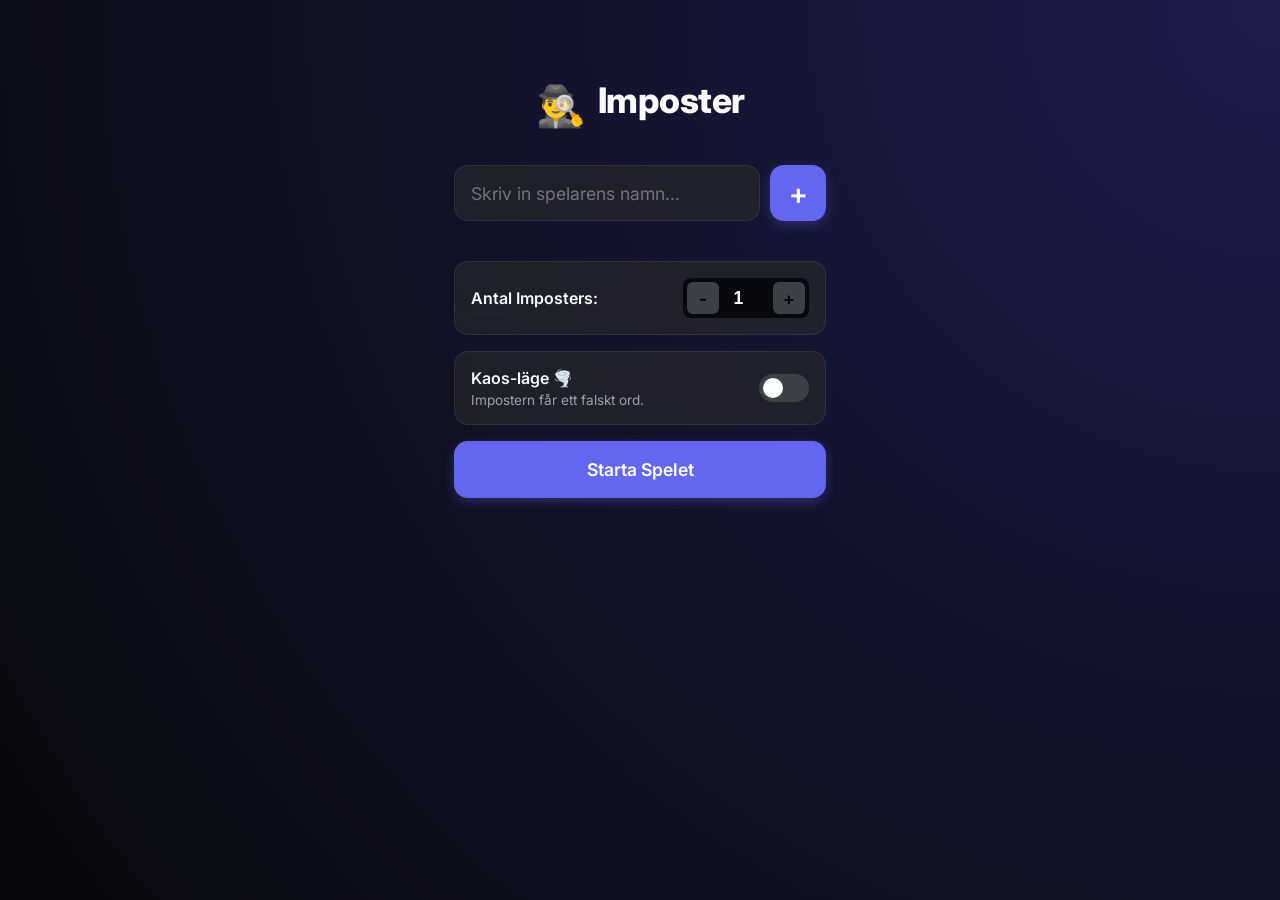
<file: imposter-files/index.html>
<!DOCTYPE html>
<html lang="sv">
<head>
    <meta charset="UTF-8">
    <meta name="viewport" content="width=device-width, initial-scale=1.0, maximum-scale=1.0, user-scalable=no">
    <title>Imposter</title>
    
    <link rel="icon" type="image/svg+xml" href="favicon.svg">
    
    <link rel="stylesheet" href="style.css">
</head>
<body>
    <div id="app">
        <div id="setup-screen" class="screen active">
            <div class="header-logo">
                <span class="logo-icon">🕵️‍♂️</span>
                <h1>Imposter</h1>
            </div>
            
            <div class="add-player-group">
                <input type="text" id="new-player-input" placeholder="Skriv in spelarens namn...">
                <button class="btn-add" onclick="addNewPlayer()">+</button>
            </div>

            <ul id="player-list" class="player-list"></ul>

            <div class="settings-box">
                <label for="imposter-count">Antal Imposters:</label>
                <div class="number-control">
                    <button onclick="changeImposterCount(-1)">-</button>
                    <input type="number" id="imposter-count" value="1" min="1" readonly>
                    <button onclick="changeImposterCount(1)">+</button>
                </div>
            </div>

            <div class="settings-box">
                <div class="mode-label">
                    <label for="kaos-mode">Kaos-läge 🌪️</label>
                    <span class="mode-desc">Impostern får ett falskt ord.</span>
                </div>
                <label class="switch">
                    <input type="checkbox" id="kaos-mode">
                    <span class="slider round"></span>
                </label>
            </div>
            
            <button class="btn-primary start-btn" onclick="startGame()">Starta Spelet</button>
        </div>

        <div id="pass-screen" class="screen">
            <div class="pass-content">
                <h2 class="sub-title">Ge telefonen till</h2>
                <h1 id="pass-title" class="name-highlight">Spelare 1</h1>
                <div class="warning-box">
                    <span class="warning-icon">⚠️</span>
                    <p>Se till att ingen annan tittar på skärmen!</p>
                </div>
            </div>
            <button class="btn-primary" onclick="showRole()">Jag är redo</button>
        </div>

        <div id="reveal-screen" class="screen">
            <h2 id="reveal-player-name" class="current-player-label">Spelare</h2>
            
            <div class="flip-card" onclick="flipCard()">
                <div class="flip-card-inner" id="role-card">
                    <div class="flip-card-front">
                        <span class="tap-icon">👆</span>
                        <p>Tryck för att visa din roll</p>
                    </div>
                    <div class="flip-card-back" id="role-card-back">
                        <p class="role-label" id="role-label-text">Ordet är:</p>
                        <h1 id="role-display">Hemligt Ord</h1>
                    </div>
                </div>
            </div>

            <button id="next-btn" class="btn-primary hidden" onclick="nextPlayer()">Göm och skicka vidare</button>
        </div>

        <div id="end-screen" class="screen">
            <span class="status-icon">💬</span>
            <h1>Spelet är igång!</h1>
            <div class="glass-box text-center">
                <p>Slumpad spelare att börja:</p>
                <h2 id="starting-player-display" class="name-highlight starting-player"></h2>
            </div>
            <button class="btn-danger glow" onclick="confirmReveal()">Rösta & Avslöja</button>
        </div>

        <div id="confirm-screen" class="screen">
            <span class="status-icon">⚖️</span>
            <h1>Är ni helt säkra?</h1>
            <p>Har ni diskuterat färdigt och enats om vem ni tror det är?</p>
            <div class="button-col mt-auto">
                <button class="btn-danger" onclick="revealImposter()">Ja, visa sanningen!</button>
                <button class="btn-secondary" onclick="cancelReveal()">Nej, vi behöver mer tid</button>
            </div>
        </div>

        <div id="imposter-screen" class="screen">
            <h2 class="sub-title">Impostern var...</h2>
            <div id="imposter-names-container" class="imposter-showcase">
            </div>
            
            <div class="secret-word-box">
                <p>Det hemliga ordet var:</p>
                <h2 id="secret-word-display">Ord</h2>
                
                <div id="fake-word-container" class="hidden mt-15">
                    <p>Det falska ordet var:</p>
                    <h2 id="fake-word-display" class="fake-word-title">Falskt Ord</h2>
                </div>
            </div>

            <div class="button-col">
                <button class="btn-primary" onclick="playAgainSamePlayers()">Kör ny runda (samma spelare)</button>
                <button class="btn-secondary" onclick="resetGame()">Tillbaka till start</button>
            </div>
        </div>
    </div>

    <script src="script.js"></script>
</body>
</html>
</file>
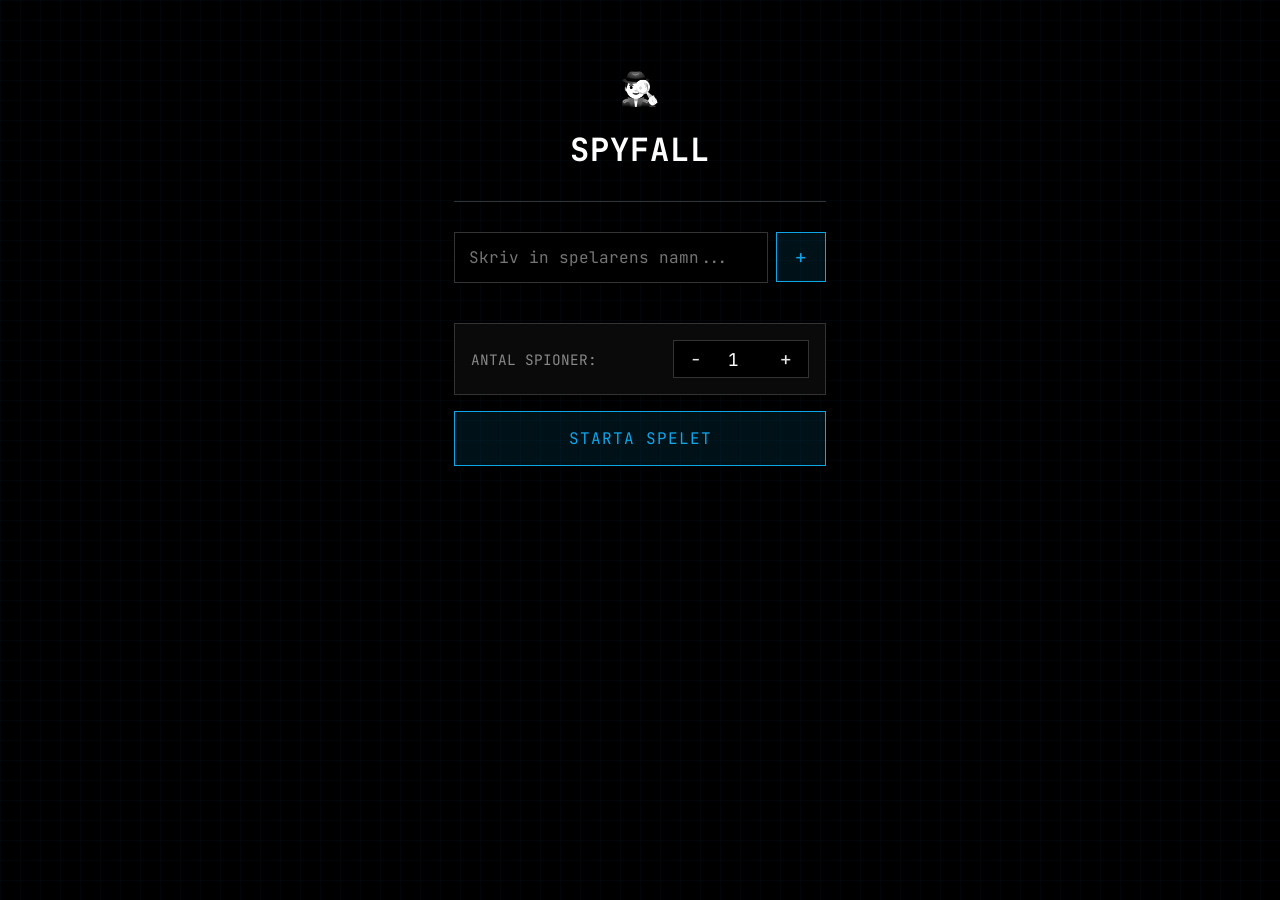
<file: spyfall-files/index.html>
<!DOCTYPE html>
<html lang="sv">
<head>
    <meta charset="UTF-8">
    <meta name="viewport" content="width=device-width, initial-scale=1.0, maximum-scale=1.0, user-scalable=no">
    <title>Spyfall</title>
    <link rel="stylesheet" href="style.css">
</head>
<body>
    <div id="app">
        <div id="setup-screen" class="screen active">
            <div class="header-logo">
                <span class="logo-icon">🕵️‍♂️</span>
                <h1>Spyfall</h1>
            </div>
            
            <div class="add-player-group">
                <input type="text" id="new-player-input" placeholder="Skriv in spelarens namn...">
                <button class="btn-add" onclick="addNewPlayer()">+</button>
            </div>

            <ul id="player-list" class="player-list"></ul>

            <div class="settings-box">
                <label for="imposter-count">Antal Spioner:</label>
                <div class="number-control">
                    <button onclick="changeImposterCount(-1)">-</button>
                    <input type="number" id="imposter-count" value="1" min="1" readonly>
                    <button onclick="changeImposterCount(1)">+</button>
                </div>
            </div>
            
            <button class="btn-primary start-btn" onclick="startGame()">Starta Spelet</button>
        </div>

        <div id="pass-screen" class="screen">
            <div class="pass-content">
                <h2 class="sub-title">Ge telefonen till</h2>
                <h1 id="pass-title" class="name-highlight">Spelare 1</h1>
                <div class="warning-box">
                    <span class="warning-icon">⚠️</span>
                    <p>Se till att ingen annan tittar på skärmen!</p>
                </div>
            </div>
            <button class="btn-primary" onclick="showRole()">Jag är redo</button>
        </div>

        <div id="reveal-screen" class="screen">
            <h2 id="reveal-player-name" class="current-player-label">Spelare</h2>
            
            <div class="flip-card" onclick="flipCard()">
                <div class="flip-card-inner" id="role-card">
                    <div class="flip-card-front">
                        <span class="tap-icon">👆</span>
                        <p>Tryck för att visa din roll</p>
                    </div>
                    <div class="flip-card-back" id="role-card-back">
                        <p class="role-label" id="role-label-text">Platsen är:</p>
                        <h1 id="role-display">Hemlig Plats</h1>
                        <div id="location-pool" class="location-grid hidden"></div>
                    </div>
                </div>
            </div>

            <button id="next-btn" class="btn-primary hidden" onclick="nextPlayer()">Göm och skicka vidare</button>
        </div>

        <div id="end-screen" class="screen">
            <span class="status-icon">💬</span>
            <h1>Spelet är igång!</h1>
            <div class="glass-box text-center">
                <p>Slumpad spelare att börja ställa första frågan:</p>
                <h2 id="starting-player-display" class="name-highlight starting-player"></h2>
            </div>
            <button class="btn-danger glow" onclick="confirmReveal()">Rösta & Avslöja</button>
        </div>

        <div id="confirm-screen" class="screen">
            <span class="status-icon">⚖️</span>
            <h1>Är ni helt säkra?</h1>
            <p>Har ni enats om vem spionen är, eller gissar spionen platsen?</p>
            <div class="button-col mt-auto">
                <button class="btn-danger" onclick="revealImposter()">Ja, visa sanningen!</button>
                <button class="btn-secondary" onclick="cancelReveal()">Nej, vi behöver mer tid</button>
            </div>
        </div>

        <div id="imposter-screen" class="screen">
            <h2 class="sub-title">Spionen var...</h2>
            <div id="imposter-names-container" class="imposter-showcase"></div>
            
            <div class="secret-word-box">
                <p>Den hemliga platsen var:</p>
                <h2 id="secret-word-display">Plats</h2>
            </div>

            <div class="button-col">
                <button class="btn-primary" onclick="playAgainSamePlayers()">Kör ny runda (samma spelare)</button>
                <button class="btn-secondary" onclick="resetGame()">Tillbaka till start</button>
            </div>
        </div>
    </div>
    <script src="script.js"></script>
</body>
</html>
</file>
<file: imposter-files/style.css>
@import url('https://fonts.googleapis.com/css2?family=Inter:wght@400;600;800&display=swap');

:root {
    --bg-dark: #09090b;
    --bg-light: #18181b;
    --card-bg: rgba(39, 39, 42, 0.7);
    --card-border: rgba(255, 255, 255, 0.08);
    --text-main: #f8fafc;
    --text-muted: #a1a1aa;
    --primary: #6366f1;
    --primary-hover: #4f46e5;
    --danger: #f43f5e;
    --danger-hover: #e11d48;
    --success: #10b981;
    --secondary: #3f3f46;
    --secondary-hover: #52525b;
}

body {
    font-family: 'Inter', -apple-system, sans-serif;
    background: radial-gradient(circle at top right, #1e1b4b, var(--bg-dark));
    color: var(--text-main);
    display: flex;
    justify-content: center;
    align-items: center;
    min-height: 100vh;
    margin: 0;
    text-align: center;
    overflow-x: hidden;
    -webkit-font-smoothing: antialiased;
}

#app {
    width: 100%;
    max-width: 420px;
    padding: 24px;
    box-sizing: border-box;
    display: flex;
    flex-direction: column;
    min-height: 90vh;
}

.screen {
    display: none;
    flex-direction: column;
    align-items: center;
    flex: 1;
    animation: slideUpFade 0.4s cubic-bezier(0.16, 1, 0.3, 1) forwards;
}

.screen.active {
    display: flex;
}

@keyframes slideUpFade {
    from { opacity: 0; transform: translateY(20px); }
    to { opacity: 1; transform: translateY(0); }
}

h1 { font-size: 2.2rem; font-weight: 800; margin: 10px 0 20px 0; letter-spacing: -0.5px; }
h2 { font-size: 1.2rem; font-weight: 600; color: var(--text-muted); margin-bottom: 8px; }
p { font-size: 1rem; color: var(--text-muted); line-height: 1.6; }

.header-logo { display: flex; align-items: center; gap: 12px; margin-bottom: 24px; }
.logo-icon { font-size: 2.5rem; }
.status-icon { font-size: 4rem; margin-bottom: 10px; animation: float 3s ease-in-out infinite; }

@keyframes float {
    0% { transform: translateY(0px); }
    50% { transform: translateY(-10px); }
    100% { transform: translateY(0px); }
}

.add-player-group {
    display: flex;
    gap: 10px;
    width: 100%;
    margin-bottom: 16px;
}

input[type="text"] {
    width: 100%;
    padding: 16px;
    font-size: 1.1rem;
    font-family: inherit;
    background: var(--card-bg);
    border: 1px solid var(--card-border);
    border-radius: 14px;
    color: var(--text-main);
    box-sizing: border-box;
    transition: all 0.2s ease;
    backdrop-filter: blur(10px);
}

input[type="text"]:focus {
    border-color: var(--primary);
    outline: none;
    box-shadow: 0 0 0 4px rgba(99, 102, 241, 0.15);
}

.player-list {
    list-style: none;
    padding: 0;
    margin: 0 0 24px 0;
    width: 100%;
    max-height: 25vh;
    overflow-y: auto;
    display: flex;
    flex-direction: column;
    gap: 8px;
    padding-right: 4px;
}

.player-list::-webkit-scrollbar { width: 6px; }
.player-list::-webkit-scrollbar-thumb { background: var(--secondary); border-radius: 10px; }

.player-item {
    display: flex;
    justify-content: space-between;
    align-items: center;
    background: var(--card-bg);
    border: 1px solid var(--card-border);
    padding: 12px 16px;
    border-radius: 12px;
    font-size: 1.1rem;
    animation: slideUpFade 0.2s ease forwards;
}

.settings-box {
    background: var(--card-bg);
    border: 1px solid var(--card-border);
    border-radius: 14px;
    padding: 16px;
    width: 100%;
    box-sizing: border-box;
    display: flex;
    justify-content: space-between;
    align-items: center;
    margin-bottom: 16px;
    backdrop-filter: blur(10px);
}

.settings-box label { font-weight: 600; color: var(--text-main); }

.mode-label {
    display: flex;
    flex-direction: column;
    align-items: flex-start;
    text-align: left;
}

.mode-desc {
    font-size: 0.85rem;
    color: var(--text-muted);
    margin-top: 4px;
}

.switch {
    position: relative;
    display: inline-block;
    width: 50px;
    height: 28px;
    flex-shrink: 0;
}

.switch input { opacity: 0; width: 0; height: 0; }

.slider {
    position: absolute;
    cursor: pointer;
    top: 0; left: 0; right: 0; bottom: 0;
    background-color: var(--secondary);
    transition: .4s;
    border-radius: 34px;
}

.slider:before {
    position: absolute;
    content: "";
    height: 20px;
    width: 20px;
    left: 4px;
    bottom: 4px;
    background-color: white;
    transition: .4s;
    border-radius: 50%;
}

input:checked + .slider { background-color: var(--danger); }
input:checked + .slider:before { transform: translateX(22px); }

.number-control {
    display: flex;
    align-items: center;
    gap: 10px;
    background: var(--bg-dark);
    border-radius: 8px;
    padding: 4px;
}

.number-control button {
    width: 32px;
    height: 32px;
    padding: 0;
    margin: 0;
    border-radius: 6px;
    background: var(--secondary);
}
.number-control input {
    width: 30px;
    background: transparent;
    border: none;
    color: white;
    font-size: 1.1rem;
    font-weight: bold;
    text-align: center;
    outline: none;
}

button {
    border: none;
    padding: 18px 24px;
    font-size: 1.1rem;
    border-radius: 14px;
    cursor: pointer;
    width: 100%;
    font-weight: 600;
    font-family: inherit;
    transition: all 0.2s cubic-bezier(0.16, 1, 0.3, 1);
    display: flex;
    justify-content: center;
    align-items: center;
    gap: 8px;
}

button:active { transform: scale(0.96); }

.button-col { display: flex; flex-direction: column; width: 100%; gap: 12px; margin-top: auto; }
.mt-auto { margin-top: auto; padding-top: 40px; }

.btn-primary { background: var(--primary); color: white; box-shadow: 0 4px 12px rgba(99, 102, 241, 0.3); }
.btn-primary:hover { background: var(--primary-hover); }

.btn-secondary { background: var(--secondary); color: white; }
.btn-secondary:hover { background: var(--secondary-hover); }

.btn-danger { background: var(--danger); color: white; box-shadow: 0 4px 12px rgba(244, 63, 94, 0.3); }
.btn-danger:hover { background: var(--danger-hover); }
.btn-danger.glow { animation: pulseGlow 2s infinite; }

.btn-add {
    width: 56px;
    height: 56px;
    padding: 0;
    background: var(--primary);
    color: white;
    font-size: 1.8rem;
    flex-shrink: 0;
    box-shadow: 0 4px 12px rgba(99, 102, 241, 0.3);
}

.btn-remove {
    background: transparent;
    color: var(--danger);
    width: auto;
    padding: 4px 12px;
    font-size: 1.5rem;
    margin: 0;
    box-shadow: none;
}
.btn-remove:hover { background: rgba(244, 63, 94, 0.1); }

.name-highlight {
    font-size: 3rem;
    color: var(--primary);
    margin: 10px 0 30px 0;
    word-wrap: break-word;
    text-shadow: 0 0 20px rgba(99, 102, 241, 0.4);
}

.starting-player {
    font-size: 2.2rem;
    margin: 10px 0 0 0;
}

.warning-box {
    background: rgba(245, 158, 11, 0.1);
    border: 1px solid rgba(245, 158, 11, 0.3);
    border-radius: 12px;
    padding: 16px;
    display: flex;
    flex-direction: column;
    align-items: center;
    gap: 8px;
    margin-bottom: 40px;
}
.warning-box p { color: #fcd34d; margin: 0; font-weight: 600; }
.warning-icon { font-size: 1.5rem; }

.glass-box {
    background: var(--card-bg);
    border: 1px solid var(--card-border);
    padding: 24px;
    border-radius: 16px;
    margin: 20px 0 40px 0;
    backdrop-filter: blur(10px);
    text-align: left;
}

.glass-box ul { padding-left: 20px; margin: 0; color: #e2e8f0; }
.glass-box li { margin-bottom: 12px; line-height: 1.5; }
.glass-box li:last-child { margin-bottom: 0; }

.text-center { text-align: center; }

.secret-word-box {
    background: rgba(16, 185, 129, 0.1);
    border: 1px solid rgba(16, 185, 129, 0.3);
    border-radius: 16px;
    padding: 20px;
    margin: 30px 0;
    width: 100%;
    box-sizing: border-box;
}

.secret-word-box h2 {
    color: var(--success);
    font-size: 2rem;
    margin: 10px 0 0 0;
}

.mt-15 { margin-top: 15px; }
.secret-word-box .fake-word-title { color: var(--danger); }

.imposter-showcase {
    display: flex;
    flex-direction: column;
    gap: 10px;
    width: 100%;
}

.imposter-badge {
    background: rgba(244, 63, 94, 0.1);
    border: 2px solid var(--danger);
    padding: 20px;
    border-radius: 16px;
    font-size: 2rem;
    font-weight: 800;
    color: var(--danger);
    box-shadow: 0 0 20px rgba(244, 63, 94, 0.2);
}

.flip-card {
    background-color: transparent;
    width: 100%;
    height: 250px;
    perspective: 1000px;
    margin: 20px 0 40px 0;
    cursor: pointer;
}

.flip-card-inner {
    position: relative;
    width: 100%;
    height: 100%;
    text-align: center;
    transition: transform 0.6s cubic-bezier(0.4, 0, 0.2, 1);
    transform-style: preserve-3d;
}

.flip-card-inner.flipped { transform: rotateY(180deg); }

.flip-card-front, .flip-card-back {
    position: absolute;
    width: 100%;
    height: 100%;
    -webkit-backface-visibility: hidden;
    backface-visibility: hidden;
    border-radius: 20px;
    display: flex;
    flex-direction: column;
    justify-content: center;
    align-items: center;
    box-sizing: border-box;
    padding: 20px;
    border: 1px solid var(--card-border);
}

.flip-card-front {
    background: linear-gradient(135deg, rgba(255,255,255,0.05), rgba(255,255,255,0.01));
    backdrop-filter: blur(10px);
}

.tap-icon { font-size: 3rem; margin-bottom: 15px; animation: bounce 2s infinite; }

.flip-card-back {
    background: var(--card-bg);
    transform: rotateY(180deg);
}

.flip-card-back.is-imposter {
    background: linear-gradient(135deg, rgba(244, 63, 94, 0.2), rgba(225, 29, 72, 0.05));
    border-color: var(--danger);
}

.flip-card-back.is-word {
    background: linear-gradient(135deg, rgba(16, 185, 129, 0.2), rgba(5, 150, 105, 0.05));
    border-color: var(--success);
}

#role-display { font-size: 2.5rem; word-wrap: break-word; margin: 0; }
.is-imposter #role-display { color: var(--danger); }
.is-word #role-display { color: var(--success); }

.hidden { opacity: 0; pointer-events: none; visibility: hidden; display: none; }
.pass-content { flex: 1; display: flex; flex-direction: column; justify-content: center; width: 100%; }
.current-player-label { background: var(--secondary); padding: 8px 16px; border-radius: 20px; font-size: 1rem; color: white; display: inline-block; }

@keyframes bounce {
    0%, 20%, 50%, 80%, 100% { transform: translateY(0); }
    40% { transform: translateY(-15px); }
    60% { transform: translateY(-7px); }
}

@keyframes pulseGlow {
    0% { box-shadow: 0 0 0 0 rgba(244, 63, 94, 0.4); }
    70% { box-shadow: 0 0 0 15px rgba(244, 63, 94, 0); }
    100% { box-shadow: 0 0 0 0 rgba(244, 63, 94, 0); }
}
</file>
<file: spyfall-files/style.css>
@import url('https://fonts.googleapis.com/css2?family=Inter:wght@400;600&family=JetBrains+Mono:wght@700&display=swap');

:root {
    --bg-dark: #000000;
    --bg-light: #111111;
    --card-bg: #0a0a0a;
    --card-border: #333333;
    --text-main: #e5e5e5;
    --text-muted: #888888;
    --primary: #0ea5e9; /* Cyber Blue */
    --primary-hover: #0284c7;
    --danger: #ef4444; /* Alert Red */
    --danger-hover: #dc2626;
    --success: #10b981;
    --secondary: #262626;
    --secondary-hover: #404040;
    --font-ui: 'Inter', sans-serif;
    --font-mono: 'JetBrains Mono', monospace;
}

body {
    font-family: var(--font-ui);
    background-color: var(--bg-dark);
    background-image: 
        linear-gradient(rgba(14, 165, 233, 0.03) 1px, transparent 1px),
        linear-gradient(90deg, rgba(14, 165, 233, 0.03) 1px, transparent 1px);
    background-size: 20px 20px;
    color: var(--text-main);
    display: flex;
    justify-content: center;
    align-items: center;
    min-height: 100vh;
    margin: 0;
    text-align: center;
    overflow-x: hidden;
}

#app { width: 100%; max-width: 420px; padding: 24px; box-sizing: border-box; display: flex; flex-direction: column; min-height: 90vh; }
.screen { display: none; flex-direction: column; align-items: center; flex: 1; animation: slideUpFade 0.3s ease-out forwards; }
.screen.active { display: flex; }
@keyframes slideUpFade { from { opacity: 0; transform: translateY(10px); } to { opacity: 1; transform: translateY(0); } }

h1, h2, .role-label, .sub-title { font-family: var(--font-mono); text-transform: uppercase; letter-spacing: 1px; }
h1 { font-size: 2rem; color: #ffffff; margin: 10px 0 20px 0; }
h2 { font-size: 1rem; color: var(--primary); margin-bottom: 8px; }
p { font-size: 1rem; color: var(--text-muted); line-height: 1.6; }

.header-logo { display: flex; flex-direction: column; align-items: center; margin-bottom: 30px; border-bottom: 1px solid var(--card-border); width: 100%; padding-bottom: 10px;}
.logo-icon { font-size: 2rem; filter: grayscale(100%) contrast(200%); margin-bottom: 10px;}
.status-icon { font-size: 3rem; margin-bottom: 20px; filter: grayscale(100%); }

.add-player-group { display: flex; gap: 8px; width: 100%; margin-bottom: 16px; }
input[type="text"] { width: 100%; padding: 14px; font-size: 1rem; background: var(--bg-dark); border: 1px solid var(--card-border); color: var(--text-main); box-sizing: border-box; font-family: var(--font-mono); }
input[type="text"]:focus { border-color: var(--primary); outline: none; box-shadow: inset 0 0 5px rgba(14,165,233,0.2); }

.player-list { list-style: none; padding: 0; margin: 0 0 24px 0; width: 100%; max-height: 25vh; overflow-y: auto; display: flex; flex-direction: column; gap: 6px; }
.player-item { display: flex; justify-content: space-between; align-items: center; background: var(--card-bg); border: 1px solid var(--card-border); padding: 10px 14px; font-size: 1rem; font-family: var(--font-mono); }

.settings-box { background: var(--card-bg); border: 1px solid var(--card-border); padding: 16px; width: 100%; box-sizing: border-box; display: flex; justify-content: space-between; align-items: center; margin-bottom: 16px; }
.settings-box label { font-family: var(--font-mono); font-size: 0.9rem; text-transform: uppercase; color: var(--text-muted); }
.number-control { display: flex; align-items: center; gap: 8px; background: var(--bg-dark); border: 1px solid var(--card-border); padding: 2px; }
.number-control button { width: 30px; height: 30px; background: transparent; color: var(--text-main); border: none; font-size: 1.2rem; cursor: pointer; }
.number-control button:hover { color: var(--primary); }
.number-control input { width: 30px; background: transparent; border: none; color: white; font-size: 1.1rem; font-family: var(--font-mono); text-align: center; outline: none; }

button { border: 1px solid transparent; padding: 16px 20px; font-size: 1rem; cursor: pointer; width: 100%; font-family: var(--font-mono); text-transform: uppercase; letter-spacing: 1px; display: flex; justify-content: center; align-items: center; transition: all 0.2s; }
button:active { transform: translateY(2px); }
.button-col { display: flex; flex-direction: column; width: 100%; gap: 10px; margin-top: auto; }
.mt-auto { margin-top: auto; padding-top: 40px; }

.btn-primary { background: rgba(14, 165, 233, 0.1); border-color: var(--primary); color: var(--primary); }
.btn-primary:hover { background: var(--primary); color: #000; }
.btn-secondary { background: var(--bg-light); border-color: var(--card-border); color: var(--text-muted); }
.btn-secondary:hover { background: var(--card-border); color: white; }
.btn-danger { background: rgba(239, 68, 68, 0.1); border-color: var(--danger); color: var(--danger); }
.btn-danger:hover { background: var(--danger); color: #000; }
.btn-add { width: 50px; height: 50px; padding: 0; background: rgba(14, 165, 233, 0.1); border-color: var(--primary); color: var(--primary); font-size: 1.2rem; flex-shrink: 0; }
.btn-remove { background: transparent; border: none; color: var(--text-muted); width: auto; padding: 4px 10px; font-size: 1rem; margin: 0; }
.btn-remove:hover { color: var(--danger); }

.name-highlight { font-size: 2.5rem; color: #ffffff; margin: 10px 0 30px 0; word-wrap: break-word; font-family: var(--font-ui); font-weight: 600;}
.starting-player { font-size: 1.8rem; margin: 10px 0 0 0; color: var(--primary); }

.warning-box { border-left: 4px solid var(--danger); background: var(--card-bg); padding: 12px; display: flex; align-items: center; gap: 12px; margin-bottom: 40px; text-align: left; }
.warning-box p { color: var(--text-main); margin: 0; font-size: 0.9rem; }
.warning-icon { font-size: 1.2rem; filter: grayscale(100%); }

.glass-box { background: var(--card-bg); border: 1px solid var(--card-border); padding: 24px; margin: 20px 0 40px 0; }

.secret-word-box { border: 1px dashed var(--card-border); padding: 20px; margin: 30px 0; width: 100%; box-sizing: border-box; }
.secret-word-box h2 { color: var(--primary); font-size: 1.8rem; margin: 10px 0 0 0; }

.imposter-showcase { display: flex; flex-direction: column; gap: 10px; width: 100%; }
.imposter-badge { background: rgba(239, 68, 68, 0.05); border: 1px solid var(--danger); padding: 20px; font-size: 1.8rem; font-family: var(--font-mono); color: var(--danger); text-transform: uppercase;}

.flip-card { background-color: transparent; width: 100%; height: 380px; perspective: 1000px; margin: 20px 0 40px 0; cursor: pointer; }
.flip-card-inner { position: relative; width: 100%; height: 100%; text-align: center; transition: transform 0.4s; transform-style: preserve-3d; }
.flip-card-inner.flipped { transform: rotateY(180deg); }
.flip-card-front, .flip-card-back { position: absolute; width: 100%; height: 100%; -webkit-backface-visibility: hidden; backface-visibility: hidden; display: flex; flex-direction: column; justify-content: center; align-items: center; box-sizing: border-box; padding: 20px; border: 1px solid var(--card-border); background: var(--bg-dark); }
.flip-card-front { border-color: var(--primary); box-shadow: inset 0 0 20px rgba(14, 165, 233, 0.05); }
.tap-icon { font-size: 2rem; margin-bottom: 15px; filter: grayscale(100%); }
.flip-card-back { transform: rotateY(180deg); }

.flip-card-back.is-spy { border-color: var(--danger); justify-content: flex-start; padding-top: 30px; box-shadow: inset 0 0 20px rgba(239, 68, 68, 0.05); }
.flip-card-back.is-word { border-color: var(--primary); box-shadow: inset 0 0 20px rgba(14, 165, 233, 0.05); }

#role-display { font-size: 2.2rem; word-wrap: break-word; margin: 0; font-family: var(--font-ui); font-weight: 600;}
.is-spy #role-display { color: var(--danger); font-size: 1.8rem; margin-bottom: 20px; letter-spacing: 4px; }
.is-word #role-display { color: var(--primary); }

.location-grid { display: grid; grid-template-columns: 1fr 1fr; gap: 8px; width: 100%; font-size: 0.75rem; font-family: var(--font-mono); color: var(--text-muted); text-align: left; padding: 0 10px; box-sizing: border-box; }

.hidden { opacity: 0; pointer-events: none; visibility: hidden; display: none; }
.pass-content { flex: 1; display: flex; flex-direction: column; justify-content: center; width: 100%; }
.current-player-label { font-family: var(--font-mono); border: 1px solid var(--card-border); padding: 6px 12px; font-size: 0.85rem; color: var(--text-muted); display: inline-block; text-transform: uppercase;}
</file>
